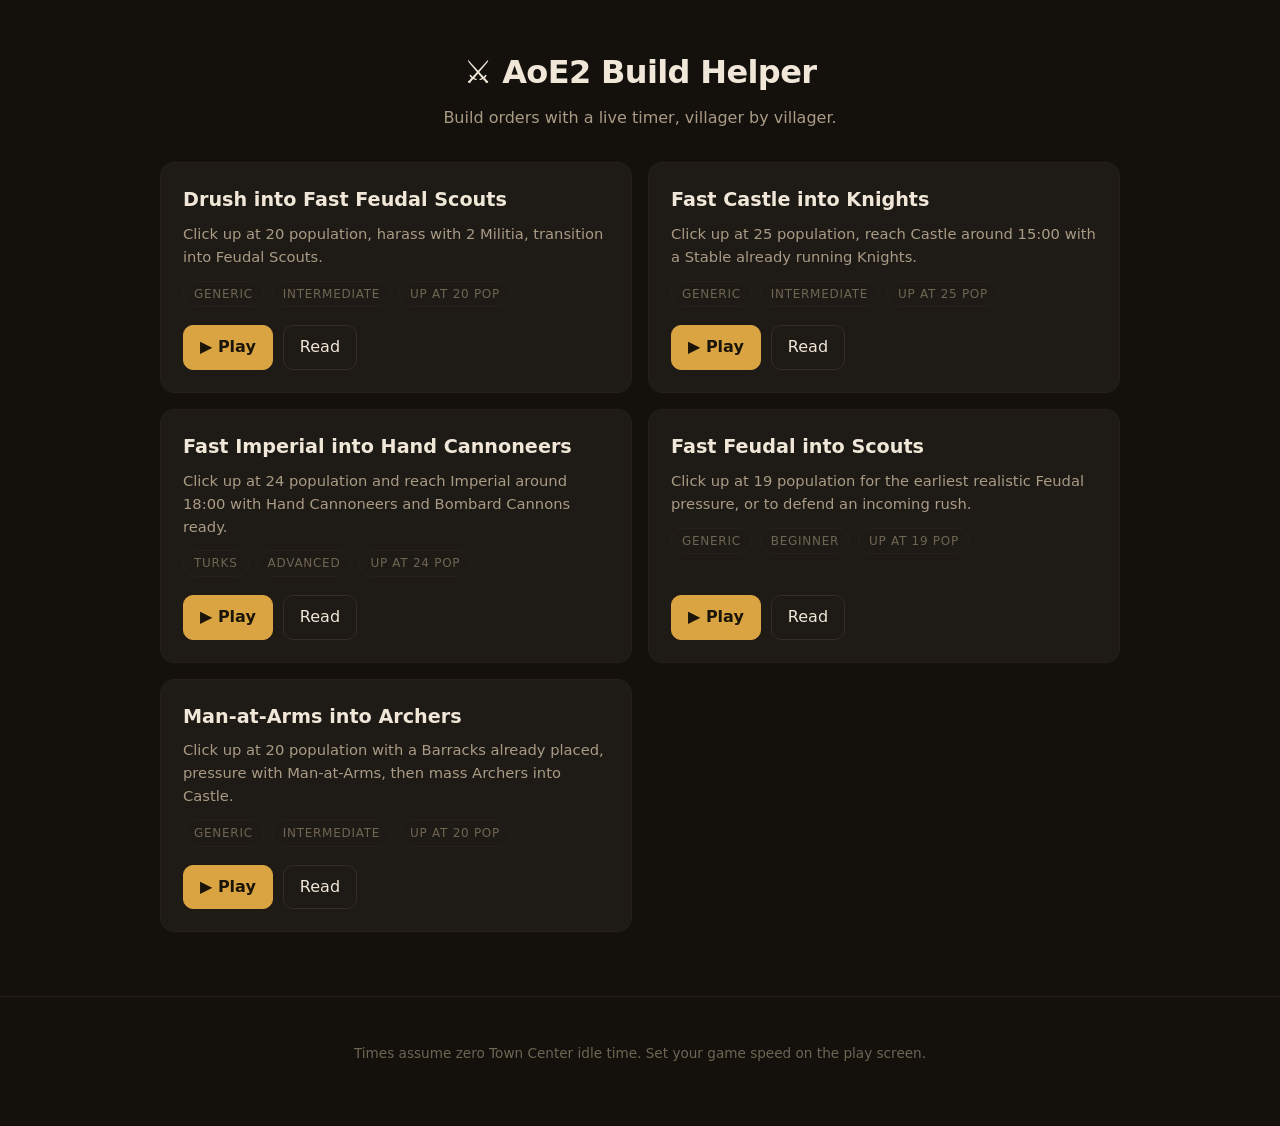
<file: index.html>
<!DOCTYPE html>
<html lang="en">
<head>
<meta charset="utf-8">
<meta name="viewport" content="width=device-width, initial-scale=1">
<title>AoE2 Build Helper</title>
<meta name="description" content="Age of Empires II build orders with a live follow-along timer.">
<link rel="stylesheet" href="css/style.css">
<link rel="icon" href="data:image/svg+xml,<svg xmlns='http://www.w3.org/2000/svg' viewBox='0 0 16 16'><text y='13' font-size='13'>⚔️</text></svg>">
</head>
<body>
<header class="site-header">
  <h1><span aria-hidden="true">⚔️</span> AoE2 Build Helper</h1>
  <p class="tagline">Build orders with a live timer, villager by villager.</p>
</header>
<main id="app" class="wrap">
  <p class="loading">Loading builds…</p>
</main>
<footer class="site-footer">
  <p>Times assume zero Town Center idle time. Set your game speed on the play screen.</p>
</footer>
<script type="module" src="js/index.js"></script>
</body>
</html>
</file>
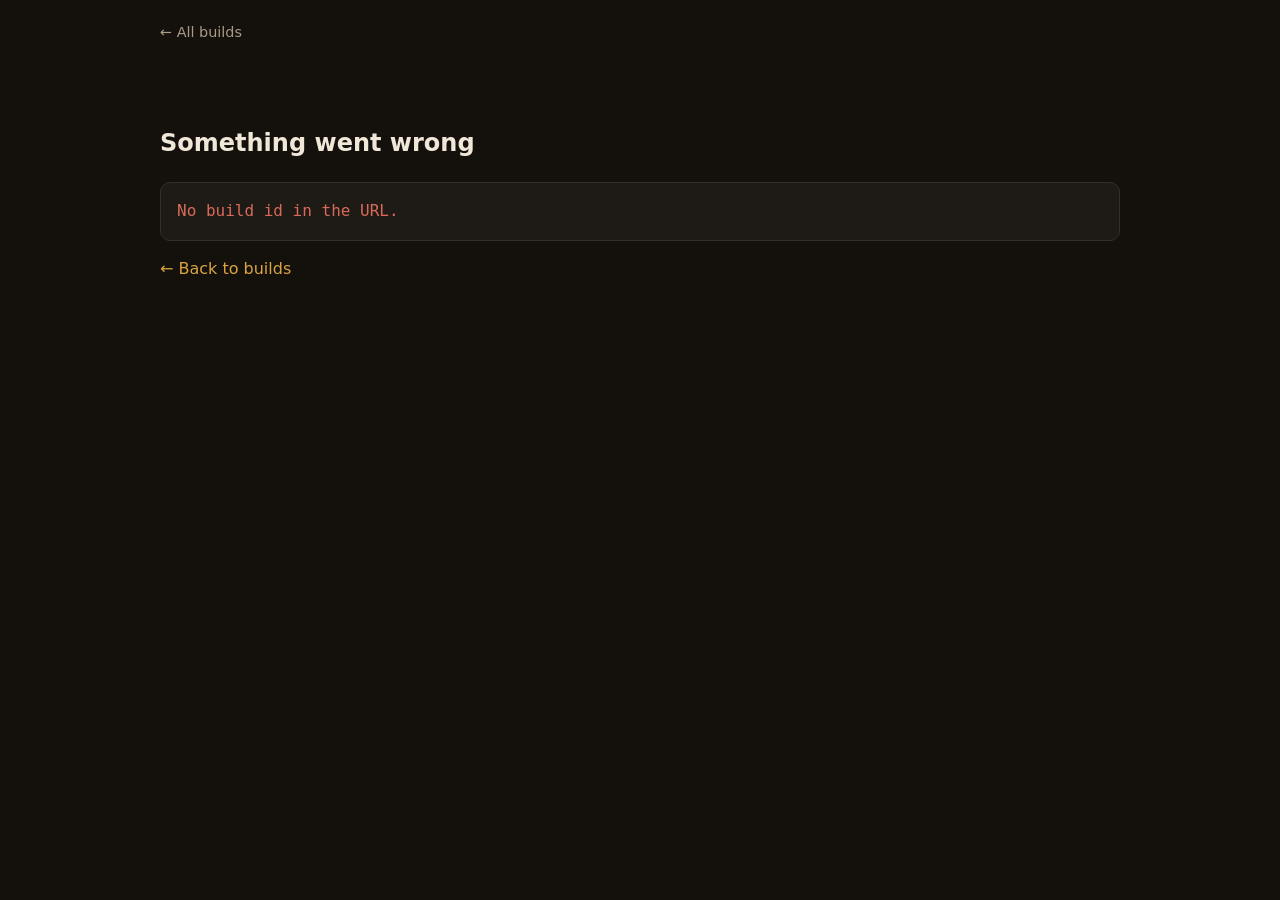
<file: build.html>
<!DOCTYPE html>
<html lang="en">
<head>
<meta charset="utf-8">
<meta name="viewport" content="width=device-width, initial-scale=1">
<title>Build — AoE2 Build Helper</title>
<link rel="stylesheet" href="css/style.css">
<link rel="icon" href="data:image/svg+xml,<svg xmlns='http://www.w3.org/2000/svg' viewBox='0 0 16 16'><text y='13' font-size='13'>⚔️</text></svg>">
</head>
<body>
<header class="site-header compact">
  <a class="back" href="index.html">← All builds</a>
</header>
<main id="app" class="wrap">
  <p class="loading">Loading build…</p>
</main>
<script type="module" src="js/build.js"></script>
</body>
</html>
</file>
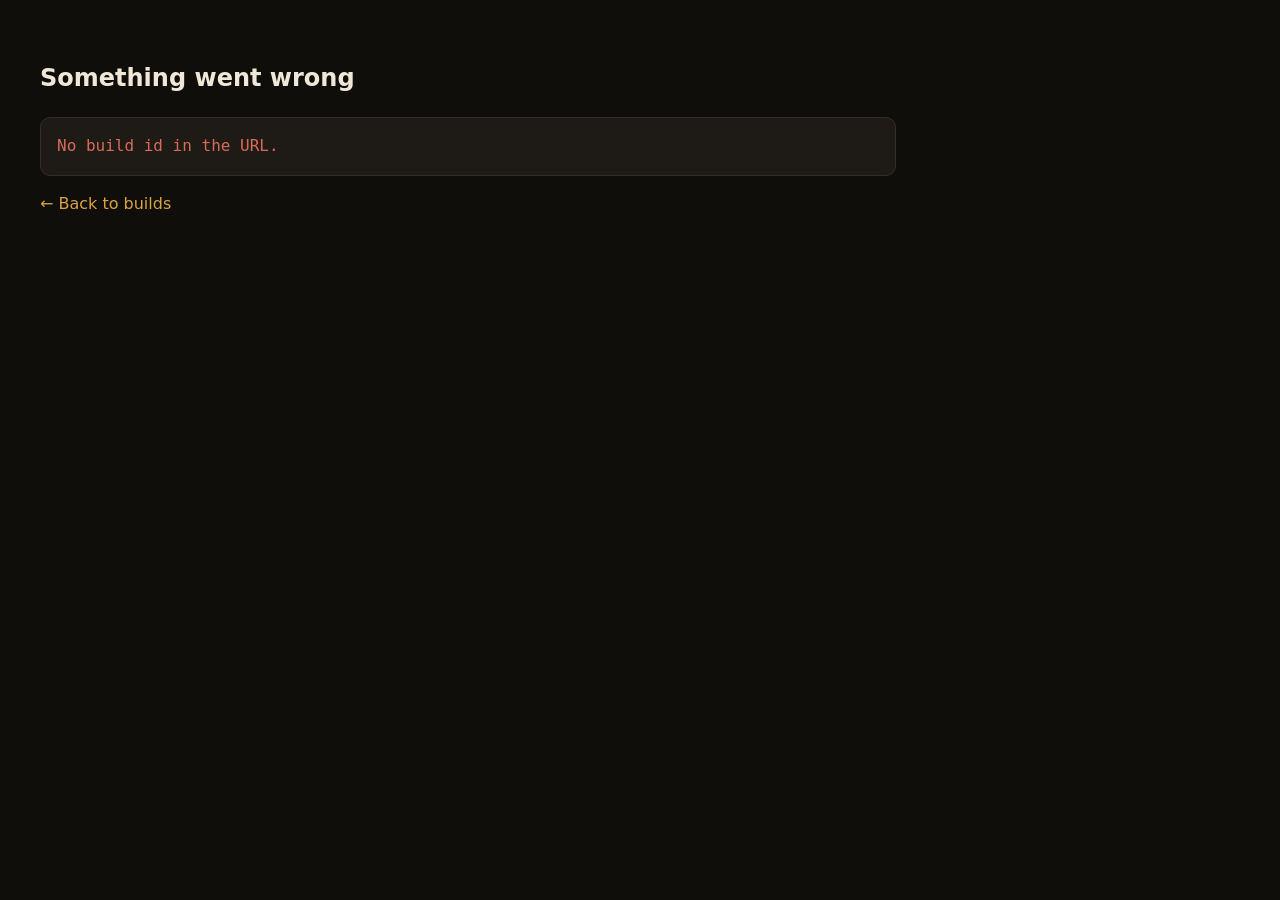
<file: play.html>
<!DOCTYPE html>
<html lang="en">
<head>
<meta charset="utf-8">
<meta name="viewport" content="width=device-width, initial-scale=1">
<title>Play — AoE2 Build Helper</title>
<link rel="stylesheet" href="css/style.css">
<link rel="icon" href="data:image/svg+xml,<svg xmlns='http://www.w3.org/2000/svg' viewBox='0 0 16 16'><text y='13' font-size='13'>⏱️</text></svg>">
</head>
<body class="play-body">
<main id="app" class="play-wrap">
  <p class="loading">Loading build…</p>
</main>
<script type="module" src="js/play.js"></script>
</body>
</html>
</file>
<file: css/style.css>
:root {
  --bg: #14110d;
  --bg-raised: #1e1a15;
  --bg-sunken: #100e0a;
  --line: #352e24;
  --line-soft: #262019;
  --text: #f0e7d8;
  --text-dim: #a99b85;
  --text-faint: #6f6553;
  --accent: #d9a441;
  --accent-ink: #1a1409;
  --food: #d96a5a;
  --wood: #7fa657;
  --gold: #d9b23f;
  --stone: #8f9aa6;
  --builder: #b98cd1;
  --late: #e08a4a;
  --radius: 10px;
  --mono: ui-monospace, "SF Mono", "JetBrains Mono", Menlo, Consolas, monospace;
}

* { box-sizing: border-box; }

body {
  margin: 0;
  background: var(--bg);
  color: var(--text);
  font: 16px/1.55 system-ui, -apple-system, "Segoe UI", Roboto, sans-serif;
  -webkit-font-smoothing: antialiased;
}

a { color: var(--accent); text-decoration: none; }
a:hover { text-decoration: underline; }

.wrap { max-width: 1000px; margin: 0 auto; padding: 0 20px 64px; }
.loading, .empty { color: var(--text-dim); padding: 40px 0; }

/* ---------- header / footer ---------- */
.site-header { padding: 48px 20px 32px; text-align: center; }
.site-header.compact { padding: 20px; text-align: left; max-width: 1000px; margin: 0 auto; }
.site-header h1 { margin: 0; font-size: 2rem; letter-spacing: -0.02em; }
.tagline { margin: 8px 0 0; color: var(--text-dim); }
.site-footer { padding: 32px 20px 48px; text-align: center; color: var(--text-faint); font-size: 0.85rem; border-top: 1px solid var(--line-soft); }
.back { font-size: 0.9rem; color: var(--text-dim); }

/* ---------- buttons ---------- */
.btn {
  display: inline-block; padding: 9px 16px; border-radius: var(--radius);
  border: 1px solid var(--line); background: var(--bg-raised); color: var(--text);
  font: inherit; font-weight: 500; cursor: pointer; text-align: center;
}
.btn:hover:not(:disabled) { border-color: var(--accent); text-decoration: none; }
.btn:disabled { opacity: 0.35; cursor: default; }
.btn-primary { background: var(--accent); border-color: var(--accent); color: var(--accent-ink); font-weight: 650; }
.btn-lg { padding: 13px 26px; font-size: 1.05rem; }
.btn-quiet { background: transparent; color: var(--text-dim); }
[hidden] { display: none !important; }

/* ---------- index cards ---------- */
.card-grid { display: grid; gap: 16px; grid-template-columns: repeat(auto-fill, minmax(320px, 1fr)); }
.card { background: var(--bg-raised); border: 1px solid var(--line-soft); border-radius: 14px; padding: 22px; display: flex; flex-direction: column; gap: 18px; }
.card h2 { margin: 0 0 8px; font-size: 1.2rem; }
.card h2 a { color: var(--text); }
.card-summary { margin: 0; color: var(--text-dim); font-size: 0.92rem; }
.card-actions { display: flex; gap: 10px; margin-top: auto; }
.meta { display: flex; flex-wrap: wrap; gap: 8px; list-style: none; margin: 12px 0 0; padding: 0; }
.meta li { font-size: 0.75rem; text-transform: uppercase; letter-spacing: 0.06em; color: var(--text-faint); border: 1px solid var(--line-soft); border-radius: 99px; padding: 3px 10px; }

/* ---------- allocation chips ---------- */
.alloc { display: flex; flex-wrap: wrap; gap: 6px; }
.alloc-compact { flex-wrap: nowrap; gap: 4px; }
.alloc-compact .chip { padding: 2px 7px; }
.chip { display: inline-flex; align-items: center; gap: 5px; padding: 3px 9px; border-radius: 99px; background: var(--bg-sunken); border: 1px solid var(--line-soft); font-variant-numeric: tabular-nums; font-size: 0.85rem; }
.chip-zero { opacity: 0.3; }
.chip-icon { font-size: 0.9em; }
.chip-value { font-weight: 700; font-family: var(--mono); }
.chip-label { color: var(--text-faint); font-size: 0.75rem; }
.chip-food .chip-value { color: var(--food); }
.chip-wood .chip-value { color: var(--wood); }
.chip-gold .chip-value { color: var(--gold); }
.chip-stone .chip-value { color: var(--stone); }
.chip-builder .chip-value { color: var(--builder); }

.phase { display: inline-block; font-size: 0.7rem; text-transform: uppercase; letter-spacing: 0.1em; font-weight: 700; padding: 3px 10px; border-radius: 99px; }
.phase.phase-dark { background: #2b2419; color: #c9b189; }
.phase.phase-uptime-feudal, .phase.phase-uptime-castle, .phase.phase-uptime-imperial { background: #2b2029; color: #d2a3c4; }
.phase.phase-feudal { background: #1e2a22; color: #8fc9a3; }
.phase.phase-castle { background: #1c2632; color: #8fb4d9; }
.phase.phase-imperial { background: #2f2318; color: #e0a86a; }

/* ---------- build (read) view ---------- */
.build-head { padding: 12px 0 28px; }
.build-head h1 { margin: 0 0 8px; font-size: 2rem; letter-spacing: -0.02em; }
.goal { margin: 0; color: var(--text-dim); max-width: 60ch; }
.build-head .btn-lg { margin-top: 20px; }
.callout { margin: 0 0 28px; padding: 16px 16px 16px 34px; background: var(--bg-raised); border-left: 3px solid var(--accent); border-radius: 0 var(--radius) var(--radius) 0; color: var(--text-dim); font-size: 0.9rem; }
.callout li + li { margin-top: 6px; }

.steps { width: 100%; border-collapse: collapse; }
.steps th { text-align: left; font-size: 0.72rem; text-transform: uppercase; letter-spacing: 0.08em; color: var(--text-faint); font-weight: 600; padding: 0 12px 10px; border-bottom: 1px solid var(--line); }
.steps td { padding: 12px; border-bottom: 1px solid var(--line-soft); vertical-align: top; }
.phase-row td { padding: 26px 12px 8px; border: 0; }
.col-time { white-space: nowrap; width: 1%; }
.col-time .time { display: block; font-family: var(--mono); font-size: 1.05rem; color: var(--accent); font-weight: 600; }
.col-time .trigger { display: block; font-size: 0.75rem; color: var(--text-faint); }
.col-action .action { display: block; }
.col-alloc { width: 1%; min-width: 200px; }
.col-pop { width: 1%; text-align: right; font-family: var(--mono); color: var(--text-faint); }
.build-tag { display: inline-block; margin-top: 6px; font-size: 0.72rem; text-transform: uppercase; letter-spacing: 0.07em; font-weight: 700; color: var(--accent); border: 1px solid var(--line); border-radius: 4px; padding: 2px 8px; }
.note { margin: 6px 0 0; font-size: 0.85rem; color: var(--text-dim); max-width: 62ch; }
.follow-ups { margin-top: 44px; }
.follow-ups h2 { font-size: 1.1rem; }
.follow-ups ul { padding-left: 20px; color: var(--text-dim); }
.follow-ups li { margin-bottom: 8px; }
.follow-ups strong { color: var(--text); }
.source { margin-top: 36px; color: var(--text-faint); font-size: 0.85rem; }
.error { padding: 40px 0; }
.error pre { white-space: pre-wrap; background: var(--bg-raised); border: 1px solid var(--line); border-radius: var(--radius); padding: 16px; color: var(--food); }

/* ---------- play view ---------- */
.play-body { background: var(--bg-sunken); }
.play-wrap { display: grid; grid-template-columns: minmax(0, 1fr) 320px; grid-template-areas: "header header" "stage timeline"; gap: 0 24px; max-width: 1240px; margin: 0 auto; padding: 0 20px 40px; min-height: 100vh; }
.play-header { grid-area: header; display: flex; align-items: center; gap: 18px; padding: 16px 0; border-bottom: 1px solid var(--line-soft); }
.play-header h1 { margin: 0; font-size: 1rem; font-weight: 600; color: var(--text-dim); flex: 1; }
.speed-wrap { font-size: 0.78rem; text-transform: uppercase; letter-spacing: 0.07em; color: var(--text-faint); }
.speed { background: var(--bg-raised); color: var(--text); border: 1px solid var(--line); border-radius: 6px; padding: 5px 8px; font: inherit; font-size: 0.85rem; }

.stage { grid-area: stage; padding-top: 24px; }
.clock-row { display: flex; align-items: baseline; gap: 18px; flex-wrap: wrap; }
.clock { font-family: var(--mono); font-size: clamp(3.5rem, 11vw, 6rem); font-weight: 700; line-height: 1; letter-spacing: -0.03em; font-variant-numeric: tabular-nums; }
.clock.paused { color: var(--text-faint); }
.clock-meta { display: flex; flex-direction: column; gap: 3px; }
.status { font-size: 0.75rem; text-transform: uppercase; letter-spacing: 0.09em; color: var(--text-faint); }
.status.manual { color: var(--accent); }
.drift { font-size: 0.95rem; color: var(--text-dim); font-variant-numeric: tabular-nums; }
.drift.late { color: var(--late); font-weight: 600; }

.progress { height: 4px; background: var(--line-soft); border-radius: 99px; margin: 18px 0 26px; overflow: hidden; }
.progress-fill { height: 100%; width: 0; background: var(--accent); border-radius: 99px; transition: width 0.25s linear; }

.now { background: var(--bg-raised); border: 1px solid var(--line); border-radius: 16px; padding: 26px; }
.now-label { display: flex; align-items: center; gap: 12px; flex-wrap: wrap; margin-bottom: 12px; }
.now-time { font-family: var(--mono); font-size: 1.1rem; font-weight: 700; color: var(--accent); }
.now-trigger { font-size: 0.85rem; color: var(--text-dim); text-transform: uppercase; letter-spacing: 0.07em; }
.now-action { font-size: clamp(1.35rem, 3.2vw, 1.9rem); line-height: 1.25; font-weight: 600; letter-spacing: -0.015em; }
.now-build:not(:empty) { margin-top: 12px; }
.now-note { margin: 12px 0 0; color: var(--text-dim); font-size: 0.92rem; max-width: 60ch; }
.now-alloc-wrap { margin-top: 22px; padding-top: 18px; border-top: 1px solid var(--line-soft); }
.now-alloc-title { display: block; font-size: 0.7rem; text-transform: uppercase; letter-spacing: 0.1em; color: var(--text-faint); margin-bottom: 10px; }
.now-alloc .chip { padding: 7px 14px; font-size: 1.05rem; }
.now-alloc .chip-value { font-size: 1.25rem; }

.prev { display: flex; flex-direction: column; gap: 6px; margin-bottom: 14px; }
.prev-inner { display: flex; align-items: baseline; gap: 12px; padding: 11px 18px; border: 1px solid var(--line-soft); border-radius: 12px; color: var(--text-faint); }
.prev-tag { font-size: 0.68rem; text-transform: uppercase; letter-spacing: 0.11em; color: var(--text-faint); }
.prev-time { font-family: var(--mono); font-size: 0.9rem; }
.prev-action { flex: 1; }
.prev-build, .next-build { font-size: 0.68rem; text-transform: uppercase; letter-spacing: 0.07em; font-weight: 700; border: 1px solid var(--line); border-radius: 4px; padding: 1px 7px; white-space: nowrap; }
.prev-inner.empty { justify-content: center; opacity: 0.45; font-size: 0.85rem; }
.prev-inner.older { opacity: 0.5; font-size: 0.9rem; padding: 8px 18px; }

.next { display: flex; flex-direction: column; gap: 8px; margin-top: 16px; }
.next-inner { display: flex; align-items: baseline; gap: 12px; padding: 14px 18px; background: var(--bg-raised); border: 1px dashed var(--line); border-radius: 12px; color: var(--text-dim); }
.next-tag { font-size: 0.68rem; text-transform: uppercase; letter-spacing: 0.11em; color: var(--text-faint); }
.next-time { font-family: var(--mono); color: var(--accent); font-size: 0.9rem; }
.next-build { color: var(--accent); }
.next-action { flex: 1; }
.next-inner.done { color: var(--wood); border-style: solid; }
.next-inner.later { opacity: 0.62; font-size: 0.92rem; padding: 11px 18px; }
/* Empty slot at the start and end of a build: holds its height so the
   now-card never moves. */
.prev-inner.spacer, .next-inner.spacer { visibility: hidden; }

.controls { display: flex; flex-wrap: wrap; gap: 10px; margin-top: 24px; }
.hint { margin-top: 18px; color: var(--text-faint); font-size: 0.8rem; max-width: 70ch; }

.timeline { grid-area: timeline; padding-top: 24px; border-left: 1px solid var(--line-soft); padding-left: 24px; }
.timeline h2 { font-size: 0.72rem; text-transform: uppercase; letter-spacing: 0.1em; color: var(--text-faint); margin: 0 0 12px; }
.step-list { list-style: none; margin: 0; padding: 0; max-height: calc(100vh - 130px); overflow-y: auto; scrollbar-width: thin; }
.step-item { display: grid; grid-template-columns: 46px 1fr; gap: 2px 10px; padding: 9px 10px; border-radius: 8px; cursor: pointer; border-left: 2px solid transparent; }
.step-item:hover { background: var(--bg-raised); }
.si-time { font-family: var(--mono); font-size: 0.8rem; color: var(--text-faint); }
.si-label { font-size: 0.75rem; color: var(--text-faint); text-transform: uppercase; letter-spacing: 0.05em; }
.si-action { grid-column: 2; font-size: 0.85rem; color: var(--text-dim); }
.step-item.past { opacity: 0.4; }
.step-item.current { background: var(--bg-raised); border-left-color: var(--accent); opacity: 1; }
.step-item.current .si-action { color: var(--text); font-weight: 500; }
.step-item.current .si-time { color: var(--accent); }

@media (max-width: 900px) {
  .play-wrap { grid-template-columns: minmax(0, 1fr); grid-template-areas: "header" "stage" "timeline"; }
  .timeline { border-left: 0; padding-left: 0; border-top: 1px solid var(--line-soft); margin-top: 32px; }
  .step-list { max-height: none; }
  .steps .col-alloc, .steps .col-pop { display: none; }
}

@media print {
  body { background: #fff; color: #000; }
  .btn, .callout, .site-footer { display: none; }
  .steps td, .steps th { border-color: #ccc; }
}

.civ-tips { margin-top: 40px; }
.civ-tips h2 { font-size: 1.1rem; }
.civ-tips ul { padding-left: 20px; color: var(--text-dim); }
.civ-tips li { margin-bottom: 8px; }
.civ-tips strong { color: var(--text); }
</file>
